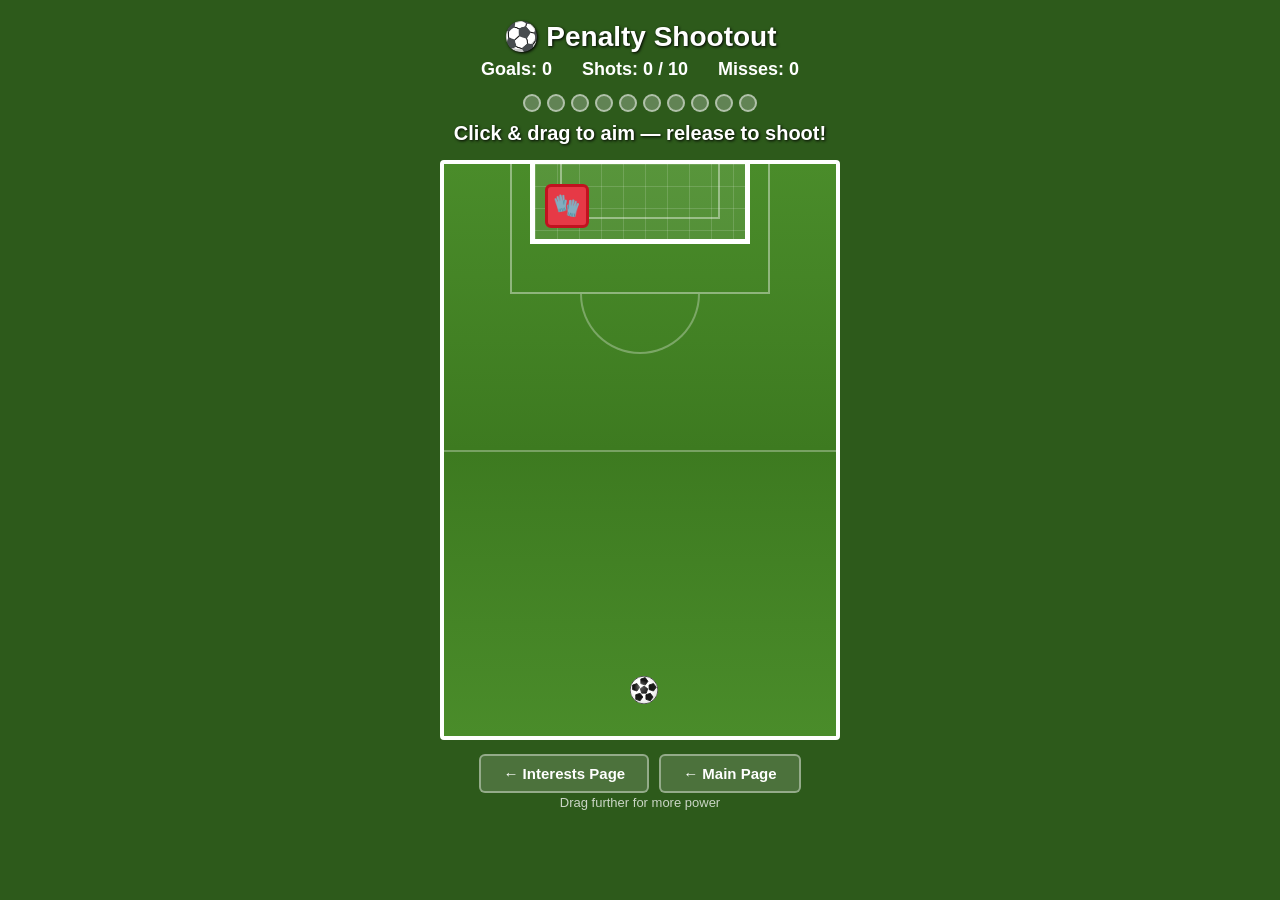
<file: gamecode.html>
<!DOCTYPE html>
<html lang="en">
<head>
    <meta charset="UTF-8">
    <meta name="viewport" content="width=device-width, initial-scale=1.0">
    <title>Soccer Penalty Shootout</title>
    <style>
        * { box-sizing: border-box; margin: 0; padding: 0; }

        body {
            display: flex;
            flex-direction: column;
            align-items: center;
            background-color: #2d5a1b;
            font-family: sans-serif;
            min-height: 100vh;
            padding: 20px;
            color: white;
        }

        h1 { font-size: 28px; margin-bottom: 6px; text-shadow: 1px 1px 3px #000; }

        #scoreboard {
            display: flex;
            gap: 30px;
            margin-bottom: 14px;
            font-size: 18px;
            font-weight: bold;
        }

        #message {
            font-size: 20px;
            font-weight: bold;
            min-height: 28px;
            margin-bottom: 10px;
            text-shadow: 1px 1px 3px #000;
            color: #fff;
        }

        #field {
            width: 400px;
            height: 580px;
            background: linear-gradient(180deg, #4a8c2a 0%, #3d7a20 50%, #4a8c2a 100%);
            border: 4px solid white;
            position: relative;
            overflow: hidden;
            cursor: crosshair;
            border-radius: 4px;
            user-select: none;
        }

        #field.game-over { cursor: default; }

        #center-line {
            position: absolute;
            width: 100%;
            height: 2px;
            background: rgba(255,255,255,0.3);
            top: 50%;
        }

        #penalty-arc {
            position: absolute;
            width: 120px;
            height: 60px;
            border: 2px solid rgba(255,255,255,0.3);
            border-top: none;
            border-radius: 0 0 60px 60px;
            top: 130px;
            left: 50%;
            transform: translateX(-50%);
        }

        #penalty-box {
            position: absolute;
            width: 260px;
            height: 130px;
            border: 2px solid rgba(255,255,255,0.4);
            border-top: none;
            top: 0;
            left: 50%;
            transform: translateX(-50%);
        }

        #six-yard-box {
            position: absolute;
            width: 160px;
            height: 55px;
            border: 2px solid rgba(255,255,255,0.4);
            border-top: none;
            top: 0;
            left: 50%;
            transform: translateX(-50%);
        }

        #goal-posts {
            width: 220px;
            height: 80px;
            border: 5px solid white;
            border-top: none;
            position: absolute;
            top: 0;
            left: 50%;
            transform: translateX(-50%);
            background: rgba(255,255,255,0.08);
            z-index: 2;
        }

        #goal-posts::before {
            content: '';
            position: absolute;
            width: 100%;
            height: 100%;
            background: repeating-linear-gradient(
                90deg, rgba(255,255,255,0.15) 0px, rgba(255,255,255,0.15) 1px, transparent 1px, transparent 22px
            ), repeating-linear-gradient(
                180deg, rgba(255,255,255,0.15) 0px, rgba(255,255,255,0.15) 1px, transparent 1px, transparent 22px
            );
        }

        #goalie {
            width: 44px;
            height: 44px;
            background: #e63946;
            border: 3px solid #c1121f;
            border-radius: 6px;
            position: absolute;
            top: 20px;
            z-index: 5;
            display: flex;
            align-items: center;
            justify-content: center;
            font-size: 22px;
            line-height: 1;
        }

        #ball-canvas {
            position: absolute;
            z-index: 10;
            pointer-events: none;
        }

        #arrow-canvas {
            position: absolute;
            top: 0; left: 0;
            width: 100%; height: 100%;
            pointer-events: none;
            z-index: 9;
        }

        #power-bar-wrap {
            position: absolute;
            bottom: 10px;
            left: 50%;
            transform: translateX(-50%);
            width: 120px;
            height: 10px;
            background: rgba(0,0,0,0.35);
            border-radius: 5px;
            overflow: hidden;
            z-index: 12;
            display: none;
        }
        #power-bar-fill {
            height: 100%;
            width: 0%;
            border-radius: 5px;
            background: #2dc653;
            transition: background 0.1s;
        }

        /* End game overlay */
        #end-overlay {
            display: none;
            position: absolute;
            top: 0; left: 0;
            width: 100%; height: 100%;
            background: rgba(0,0,0,0.72);
            z-index: 20;
            flex-direction: column;
            align-items: center;
            justify-content: center;
            gap: 16px;
        }
        #end-overlay.show { display: flex; }

        #end-title {
            font-size: 42px;
            font-weight: bold;
            text-shadow: 2px 2px 8px #000;
        }

        #end-summary {
            font-size: 18px;
            opacity: 0.9;
            text-shadow: 1px 1px 4px #000;
        }

        #try-again-btn {
            margin-top: 8px;
            padding: 12px 32px;
            background: #2dc653;
            color: white;
            border: none;
            border-radius: 8px;
            font-size: 18px;
            font-weight: bold;
            cursor: pointer;
            box-shadow: 0 4px 14px rgba(0,0,0,0.4);
            transition: background 0.15s, transform 0.1s;
        }
        #try-again-btn:hover { background: #23a844; transform: scale(1.04); }
        #try-again-btn:active { transform: scale(0.97); }

        /* Shot tracker dots */
        #shot-tracker {
            display: flex;
            gap: 6px;
            margin-bottom: 10px;
        }

        .shot-dot {
            width: 18px;
            height: 18px;
            border-radius: 50%;
            background: rgba(255,255,255,0.25);
            border: 2px solid rgba(255,255,255,0.5);
            transition: background 0.2s;
        }
        .shot-dot.goal { background: #2dc653; border-color: #2dc653; }
        .shot-dot.miss { background: #e63946; border-color: #e63946; }

        .controls {
            margin-top: 14px;
            display: flex;
            flex-direction: column;
            align-items: center;
            gap: 10px;
        }

        .btn-row { display: flex; gap: 10px; }

        button, .nav-btn {
            padding: 9px 22px;
            border: none;
            border-radius: 6px;
            font-size: 15px;
            cursor: pointer;
            font-weight: bold;
            text-decoration: none;
            display: inline-block;
            text-align: center;
        }

        button { background: #e63946; color: white; }
        button:hover { background: #c1121f; }

        .nav-btn {
            background: rgba(255,255,255,0.15);
            color: white;
            border: 2px solid rgba(255,255,255,0.4);
            transition: background 0.15s, border-color 0.15s;
        }
        .nav-btn:hover {
            background: rgba(255,255,255,0.28);
            border-color: rgba(255,255,255,0.75);
        }

        #hint { font-size: 13px; opacity: 0.75; margin-top: 2px; }
    </style>
</head>
<body>

    <h1>⚽ Penalty Shootout</h1>

    <div id="scoreboard">
        <span>Goals: <span id="goals">0</span></span>
        <span>Shots: <span id="shots">0</span> / 10</span>
        <span>Misses: <span id="misses">0</span></span>
    </div>

    <div id="shot-tracker">
        <!-- 10 dots injected by JS -->
    </div>

    <div id="message">Click &amp; drag to aim — release to shoot!</div>

    <div id="field">
        <div id="center-line"></div>
        <div id="penalty-arc"></div>
        <div id="penalty-box"></div>
        <div id="six-yard-box"></div>
        <div id="goal-posts"></div>
        <div id="goalie">🧤</div>
        <canvas id="ball-canvas"></canvas>
        <canvas id="arrow-canvas"></canvas>
        <div id="power-bar-wrap"><div id="power-bar-fill"></div></div>

        <!-- End game overlay inside field -->
        <div id="end-overlay">
            <div id="end-title"></div>
            <div id="end-summary"></div>
            <button id="try-again-btn" onclick="resetGame()">Try Again</button>
        </div>
    </div>

    <div class="controls">
        <div class="btn-row">
            <a href="scratchpage.html" class="nav-btn">← Interests Page</a>
            <a href="index.html" class="nav-btn">← Main Page</a>
        </div>
    </div>
    <p id="hint">Drag further for more power</p>

    <script>
        const field      = document.getElementById('field');
        const goalie     = document.getElementById('goalie');
        const goalPosts  = document.getElementById('goal-posts');
        const msgEl      = document.getElementById('message');
        const goalsEl    = document.getElementById('goals');
        const shotsEl    = document.getElementById('shots');
        const missesEl   = document.getElementById('misses');
        const arrowCv    = document.getElementById('arrow-canvas');
        const actx       = arrowCv.getContext('2d');
        const ballCv     = document.getElementById('ball-canvas');
        const bctx       = ballCv.getContext('2d');
        const powerWrap  = document.getElementById('power-bar-wrap');
        const powerFill  = document.getElementById('power-bar-fill');
        const endOverlay = document.getElementById('end-overlay');
        const endTitle   = document.getElementById('end-title');
        const endSummary = document.getElementById('end-summary');
        const tracker    = document.getElementById('shot-tracker');

        arrowCv.width = 400; arrowCv.height = 580;

        const FIELD_W   = 400;
        const FIELD_H   = 580;
        const GOALIE_W  = 44;
        const GOALIE_H  = 44;
        const MAX_DRAG  = 180;
        const BASE_R    = 14;
        const MAX_SHOTS = 10;
        const MAX_MISSES = 3;
        const WIN_GOALS  = 7;

        let goals      = 0;
        let shots      = 0;
        let misses     = 0;
        let isShooting = false;
        let gameOver   = false;
        let goalieX    = (FIELD_W - GOALIE_W) / 2;
        let goalieDir  = 1;
        let goalieSpeed = 2.5;
        let dragActive = false;
        let dragStartX = 0, dragStartY = 0;
        let dragCurrX  = 0, dragCurrY  = 0;
        let animId     = null;
        let ballX      = FIELD_W / 2;
        let ballY      = FIELD_H - 40 - BASE_R;
        let ballAngle  = 0;

        // Build shot tracker dots
        const dots = [];
        for (let i = 0; i < MAX_SHOTS; i++) {
            const d = document.createElement('div');
            d.className = 'shot-dot';
            tracker.appendChild(d);
            dots.push(d);
        }

        // ── Soccer ball drawing ──────────────────────────────────────
        function drawSoccerBall(cx, cy, r, angle) {
            bctx.clearRect(0, 0, ballCv.width, ballCv.height);
            if (r < 4) return;

            bctx.save();
            bctx.translate(cx, cy);
            bctx.rotate(angle);

            bctx.beginPath();
            bctx.arc(0, 0, r, 0, Math.PI * 2);
            bctx.clip();

            bctx.fillStyle = '#ffffff';
            bctx.beginPath();
            bctx.arc(0, 0, r, 0, Math.PI * 2);
            bctx.fill();

            bctx.fillStyle = '#111111';
            bctx.strokeStyle = '#111111';
            bctx.lineWidth = Math.max(0.5, r * 0.06);
            bctx.lineJoin = 'round';

            function pentagon(px, py, pr, rot) {
                bctx.beginPath();
                for (let i = 0; i < 5; i++) {
                    const a = rot + (i * 2 * Math.PI / 5) - Math.PI / 2;
                    const x = px + pr * Math.cos(a);
                    const y = py + pr * Math.sin(a);
                    i === 0 ? bctx.moveTo(x, y) : bctx.lineTo(x, y);
                }
                bctx.closePath();
                bctx.fill();
                bctx.stroke();
            }

            const pr = r * 0.28;
            const od = r * 0.62;
            pentagon(0, 0, pr, 0);
            for (let i = 0; i < 5; i++) {
                const a  = (i * 2 * Math.PI / 5) - Math.PI / 2;
                pentagon(od * Math.cos(a), od * Math.sin(a), pr, a + Math.PI / 5);
            }

            bctx.restore();
            bctx.save();
            bctx.translate(cx, cy);
            bctx.beginPath();
            bctx.arc(0, 0, r, 0, Math.PI * 2);
            bctx.clip();

            const grad = bctx.createRadialGradient(-r*0.3, -r*0.3, r*0.05, 0, 0, r*1.1);
            grad.addColorStop(0,   'rgba(255,255,255,0.35)');
            grad.addColorStop(0.5, 'rgba(255,255,255,0)');
            grad.addColorStop(1,   'rgba(0,0,0,0.18)');
            bctx.fillStyle = grad;
            bctx.beginPath();
            bctx.arc(0, 0, r, 0, Math.PI * 2);
            bctx.fill();

            bctx.strokeStyle = '#333';
            bctx.lineWidth   = Math.max(1, r * 0.07);
            bctx.beginPath();
            bctx.arc(0, 0, r, 0, Math.PI * 2);
            bctx.stroke();

            bctx.restore();
        }

        function placeBall(x, y, r, angle) {
            ballX = x; ballY = y;
            const size = r * 2 + 4;
            ballCv.width  = size;
            ballCv.height = size;
            ballCv.style.left = (x - r - 2) + 'px';
            ballCv.style.top  = (y - r - 2) + 'px';
            drawSoccerBall(r + 2, r + 2, r, angle);
        }

        placeBall(FIELD_W / 2, FIELD_H - 40 - BASE_R, BASE_R, 0);

        // ── Goalie ───────────────────────────────────────────────────
        const GOALIE_MIN_X = 5;
        const GOALIE_MAX_X = FIELD_W - GOALIE_W - 5;

        function moveGoalie() {
            if (Math.random() < 0.02) goalieDir *= -1;
            if (Math.random() < 0.01) goalieSpeed = 1.5 + Math.random() * 3.5;
            goalieX += goalieDir * goalieSpeed;
            if (goalieX <= GOALIE_MIN_X) { goalieX = GOALIE_MIN_X; goalieDir =  1; }
            if (goalieX >= GOALIE_MAX_X) { goalieX = GOALIE_MAX_X; goalieDir = -1; }
            goalie.style.left = goalieX + 'px';
            requestAnimationFrame(moveGoalie);
        }
        moveGoalie();

        // ── Drag helpers ─────────────────────────────────────────────
        function getFieldPos(e) {
            const rect = field.getBoundingClientRect();
            const src  = e.touches ? e.touches[0] : e;
            return { x: src.clientX - rect.left, y: src.clientY - rect.top };
        }
        function dragVector() {
            return { dx: dragStartX - dragCurrX, dy: dragStartY - dragCurrY };
        }
        function dragPower() {
            const { dx, dy } = dragVector();
            return Math.min(Math.sqrt(dx*dx + dy*dy) / MAX_DRAG, 1.0);
        }

        // ── Arrow ────────────────────────────────────────────────────
        function drawArrow() {
            actx.clearRect(0, 0, arrowCv.width, arrowCv.height);
            if (!dragActive) return;

            const { dx, dy } = dragVector();
            const power = dragPower();
            const len   = Math.sqrt(dx*dx + dy*dy) || 1;
            const nx = dx/len, ny = dy/len;
            const ex = ballX + nx * power * 110;
            const ey = ballY + ny * power * 110;

            const r     = Math.round(power * 220);
            const g     = Math.round((1 - power) * 200 + 50);
            const color = `rgb(${r},${g},30)`;

            actx.strokeStyle = color;
            actx.lineWidth   = 3;
            actx.lineCap     = 'round';
            actx.setLineDash([6, 4]);
            actx.beginPath();
            actx.moveTo(ballX, ballY);
            actx.lineTo(ex, ey);
            actx.stroke();

            actx.setLineDash([]);
            const angle = Math.atan2(ey - ballY, ex - ballX);
            actx.beginPath();
            actx.moveTo(ex, ey);
            actx.lineTo(ex - 12*Math.cos(angle-0.4), ey - 12*Math.sin(angle-0.4));
            actx.lineTo(ex - 12*Math.cos(angle+0.4), ey - 12*Math.sin(angle+0.4));
            actx.closePath();
            actx.fillStyle = color;
            actx.fill();

            powerWrap.style.display = 'block';
            powerFill.style.width   = (power * 100) + '%';
            powerFill.style.background =
                power < 0.4 ? '#2dc653' : power < 0.75 ? '#ffd700' : '#e63946';
        }

        // ── Pointer events ───────────────────────────────────────────
        field.addEventListener('mousedown',  onDragStart);
        field.addEventListener('mousemove',  onDragMove);
        field.addEventListener('mouseup',    onDragEnd);
        field.addEventListener('mouseleave', onDragCancel);
        field.addEventListener('touchstart', onDragStart, { passive: false });
        field.addEventListener('touchmove',  onDragMove,  { passive: false });
        field.addEventListener('touchend',   onDragEnd);

        function onDragStart(e) {
            if (isShooting || gameOver) return;
            e.preventDefault();
            const pos  = getFieldPos(e);
            dragStartX = dragCurrX = pos.x;
            dragStartY = dragCurrY = pos.y;
            dragActive = true;
            drawArrow();
        }
        function onDragMove(e) {
            if (!dragActive || isShooting || gameOver) return;
            e.preventDefault();
            const pos = getFieldPos(e);
            dragCurrX = pos.x; dragCurrY = pos.y;
            drawArrow();
        }
        function onDragEnd(e) {
            if (!dragActive || isShooting || gameOver) return;
            dragActive = false;
            actx.clearRect(0, 0, arrowCv.width, arrowCv.height);
            powerWrap.style.display = 'none';
            const power = dragPower();
            if (power < 0.05) return;
            shoot(power);
        }
        function onDragCancel() {
            if (isShooting || gameOver) return;
            dragActive = false;
            actx.clearRect(0, 0, arrowCv.width, arrowCv.height);
            powerWrap.style.display = 'none';
        }

        // ── Shoot ────────────────────────────────────────────────────
        function shoot(power) {
            isShooting = true;
            shots++;
            shotsEl.textContent = shots;
            msgEl.textContent   = '';

            const { dx, dy } = dragVector();
            const len = Math.sqrt(dx*dx + dy*dy) || 1;
            const nx  = dx/len, ny = dy/len;

            const travelDist = power * 520;
            let targetX = ballX + nx * travelDist;
            let targetY = ballY + ny * travelDist;
            targetX = Math.max(5, Math.min(FIELD_W - 5, targetX));
            targetY = Math.max(5, Math.min(FIELD_H - 5, targetY));

            const savedGoalieLeft = goalieX;
            const startX = ballX, startY = ballY;
            const durationMs = 300 + (1 - power) * 350;
            const startTime  = performance.now();
            const spinSpeed  = power * 0.18;

            function animStep(now) {
                const t    = Math.min((now - startTime) / durationMs, 1.0);
                const ease = t * t;
                const cx   = startX + (targetX - startX) * ease;
                const cy   = startY + (targetY - startY) * ease;
                const distFactor  = cy / FIELD_H;
                const r = Math.max(5, Math.round(BASE_R * (0.4 + 0.6 * distFactor)));
                ballAngle += spinSpeed;
                placeBall(cx, cy, r, ballAngle);
                if (t < 1.0) {
                    animId = requestAnimationFrame(animStep);
                } else {
                    ballX = targetX; ballY = targetY;
                    checkResult(targetX, targetY, savedGoalieLeft);
                }
            }
            animId = requestAnimationFrame(animStep);
        }

        // ── Result ───────────────────────────────────────────────────
        function checkResult(targetX, targetY, savedGoalieLeft) {
            const goalRect  = goalPosts.getBoundingClientRect();
            const fieldRect = field.getBoundingClientRect();

            const goalLeft   = goalRect.left   - fieldRect.left;
            const goalRight  = goalRect.right  - fieldRect.left;
            const goalTop    = goalRect.top    - fieldRect.top;
            const goalBottom = goalRect.bottom - fieldRect.top;

            const gLeft   = savedGoalieLeft;
            const gRight  = savedGoalieLeft + GOALIE_W;
            const gTop    = 20;
            const gBottom = gTop + GOALIE_H;

            const inGoal =
                targetX >= goalLeft  && targetX <= goalRight &&
                targetY >= goalTop   && targetY <= goalBottom;

            const hitGoalie =
                targetX >= gLeft  && targetX <= gRight &&
                targetY >= gTop   && targetY <= gBottom;

            let scored = false;
            if (inGoal && !hitGoalie) {
                scored = true;
                goals++;
                goalsEl.textContent = goals;
                showMessage('⚽ GOAL!', '#2dc653');
            } else if (hitGoalie && inGoal) {
                showMessage('🧤 SAVED!', '#e63946');
            } else {
                showMessage('❌ Miss!', '#ffd700');
            }

            if (!scored) {
                misses++;
                missesEl.textContent = misses;
            }

            // Update tracker dot
            const dotIndex = shots - 1;
            if (dotIndex < MAX_SHOTS) {
                dots[dotIndex].classList.add(scored ? 'goal' : 'miss');
            }

            // Check early loss: can't recover even with remaining shots
            const shotsLeft = MAX_SHOTS - shots;
            const canStillWin = (goals + shotsLeft) >= WIN_GOALS;

            setTimeout(() => {
                if (misses > MAX_MISSES) {
                    endGame(false);
                } else if (shots >= MAX_SHOTS) {
                    endGame(goals >= WIN_GOALS);
                } else if (!canStillWin) {
                    endGame(false);
                } else {
                    resetBall();
                }
            }, 950);
        }

        function showMessage(text, color) {
            msgEl.textContent = text;
            msgEl.style.color = color;
        }

        function endGame(won) {
            gameOver = true;
            field.classList.add('game-over');
            endTitle.textContent   = won ? '🏆 You Win!' : '💀 You Lose!';
            endTitle.style.color   = won ? '#2dc653'     : '#e63946';
            endSummary.textContent = `${goals} goals scored out of ${shots} shots`;
            endOverlay.classList.add('show');
        }

        function resetBall() {
            if (animId) { cancelAnimationFrame(animId); animId = null; }
            ballAngle = 0;
            placeBall(FIELD_W / 2, FIELD_H - 40 - BASE_R, BASE_R, 0);
            isShooting = false;
            msgEl.textContent = 'Click & drag to aim — release to shoot!';
            msgEl.style.color = 'white';
        }

        function resetGame() {
            goals = 0; shots = 0; misses = 0; gameOver = false;
            goalsEl.textContent  = '0';
            shotsEl.textContent  = '0';
            missesEl.textContent = '0';
            dots.forEach(d => d.className = 'shot-dot');
            endOverlay.classList.remove('show');
            field.classList.remove('game-over');
            resetBall();
        }
    </script>
</body>
</html>
</file>
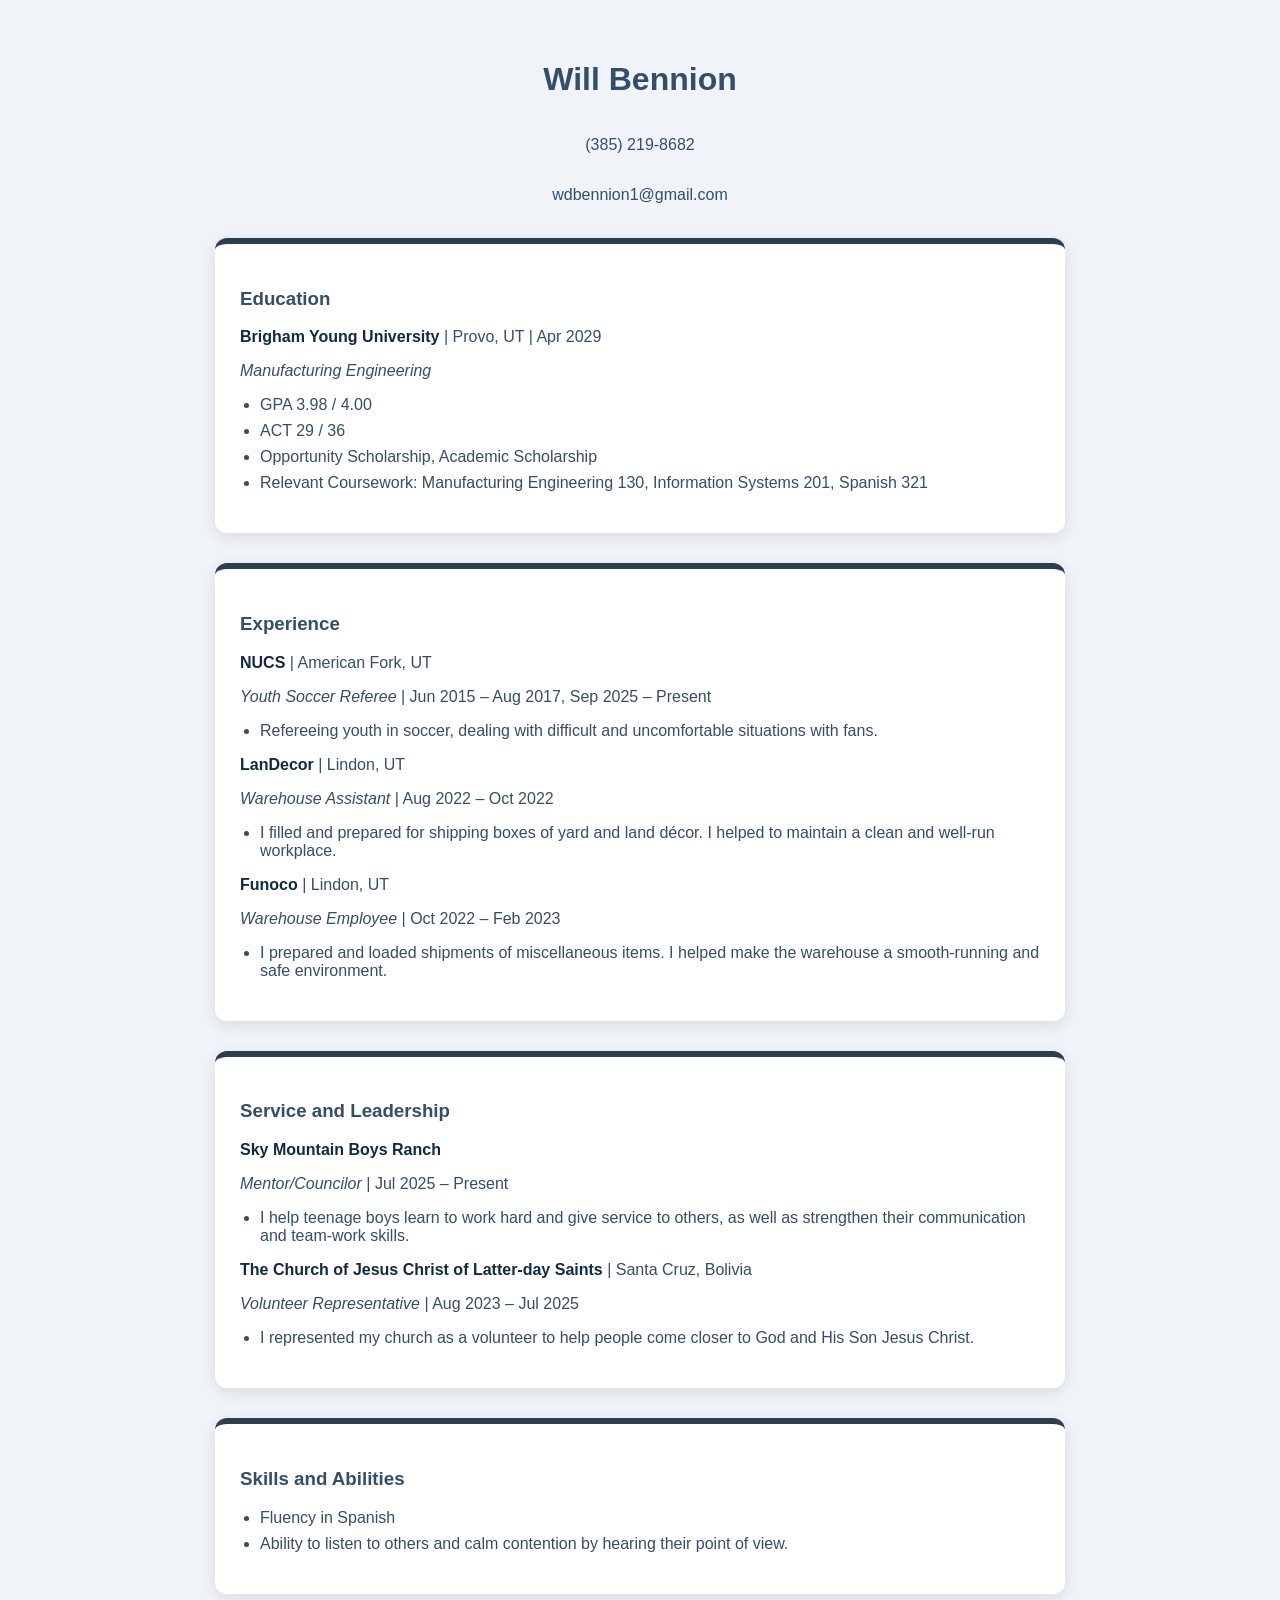
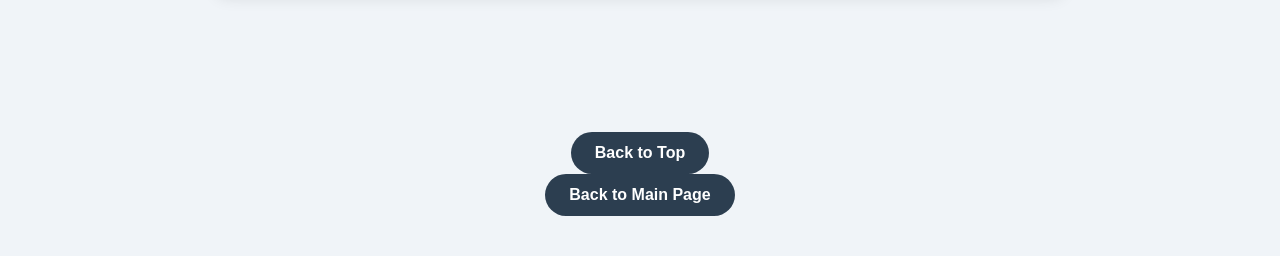
<file: resume.html>
<!DOCTYPE html>
<html lang="en">
<head>
    <meta charset="UTF-8">
    <meta name="viewport" content="width=device-width, initial-scale=1.0">
    <title>My Resume page</title>
    <link rel="stylesheet" href="resumestyle.css">
</head>
<body>
    <h1>Will Bennion</h1>
    <p>(385) 219-8682</p><p>wdbennion1@gmail.com</p>
    <br>
<section>
    <h3>Education</h3>
    <p><strong>Brigham Young University</strong> | Provo, UT | Apr 2029</p>
<p><em>Manufacturing Engineering</em></p>
<ul>
    <li>GPA 3.98 / 4.00</li>
    <li>ACT 29 / 36</li>
    <li>Opportunity Scholarship, Academic Scholarship</li>
    <li>Relevant Coursework: Manufacturing Engineering 130, Information Systems 201, Spanish 321</li>
</ul>
</section>
<section>
    <h3>Experience</h3>
        <p><strong>NUCS</strong> | American Fork, UT</p>
<p><em>Youth Soccer Referee</em> | Jun 2015 – Aug 2017, Sep 2025 – Present</p>
<ul>
    <li>Refereeing youth in soccer, dealing with difficult and uncomfortable situations with fans.</li>
</ul>

<p><strong>LanDecor</strong> | Lindon, UT</p>
<p><em>Warehouse Assistant</em> | Aug 2022 – Oct 2022</p>
<ul>
    <li>I filled and prepared for shipping boxes of yard and land décor. I helped to maintain a clean and well-run workplace.</li>
</ul>

<p><strong>Funoco</strong> | Lindon, UT</p>
<p><em>Warehouse Employee</em> | Oct 2022 – Feb 2023</p>
<ul>
    <li>I prepared and loaded shipments of miscellaneous items. I helped make the warehouse a smooth-running and safe environment.</li>
</ul>
</section>
<section>
    <h3>Service and Leadership</h3>
        <p><strong>Sky Mountain Boys Ranch</strong></p>
<p><em>Mentor/Councilor</em> | Jul 2025 – Present</p>
<ul>
    <li>I help teenage boys learn to work hard and give service to others, as well as strengthen their communication and team-work skills.</li>
</ul>

<p><strong>The Church of Jesus Christ of Latter-day Saints</strong> | Santa Cruz, Bolivia</p>
<p><em>Volunteer Representative</em> | Aug 2023 – Jul 2025</p>
<ul>
    <li>I represented my church as a volunteer to help people come closer to God and His Son Jesus Christ.</li>
</ul>
</section>
<section>
    <h3>Skills and Abilities</h3>
        <ul>
    <li>Fluency in Spanish</li>
    <li>Ability to listen to others and calm contention by hearing their point of view.</li>
</ul>
</section>
<br><br><br><br><br><br>
<a href="#top">Back to Top</a>
<a href="index.html">Back to Main Page</a>
</body>
</html>
</file>
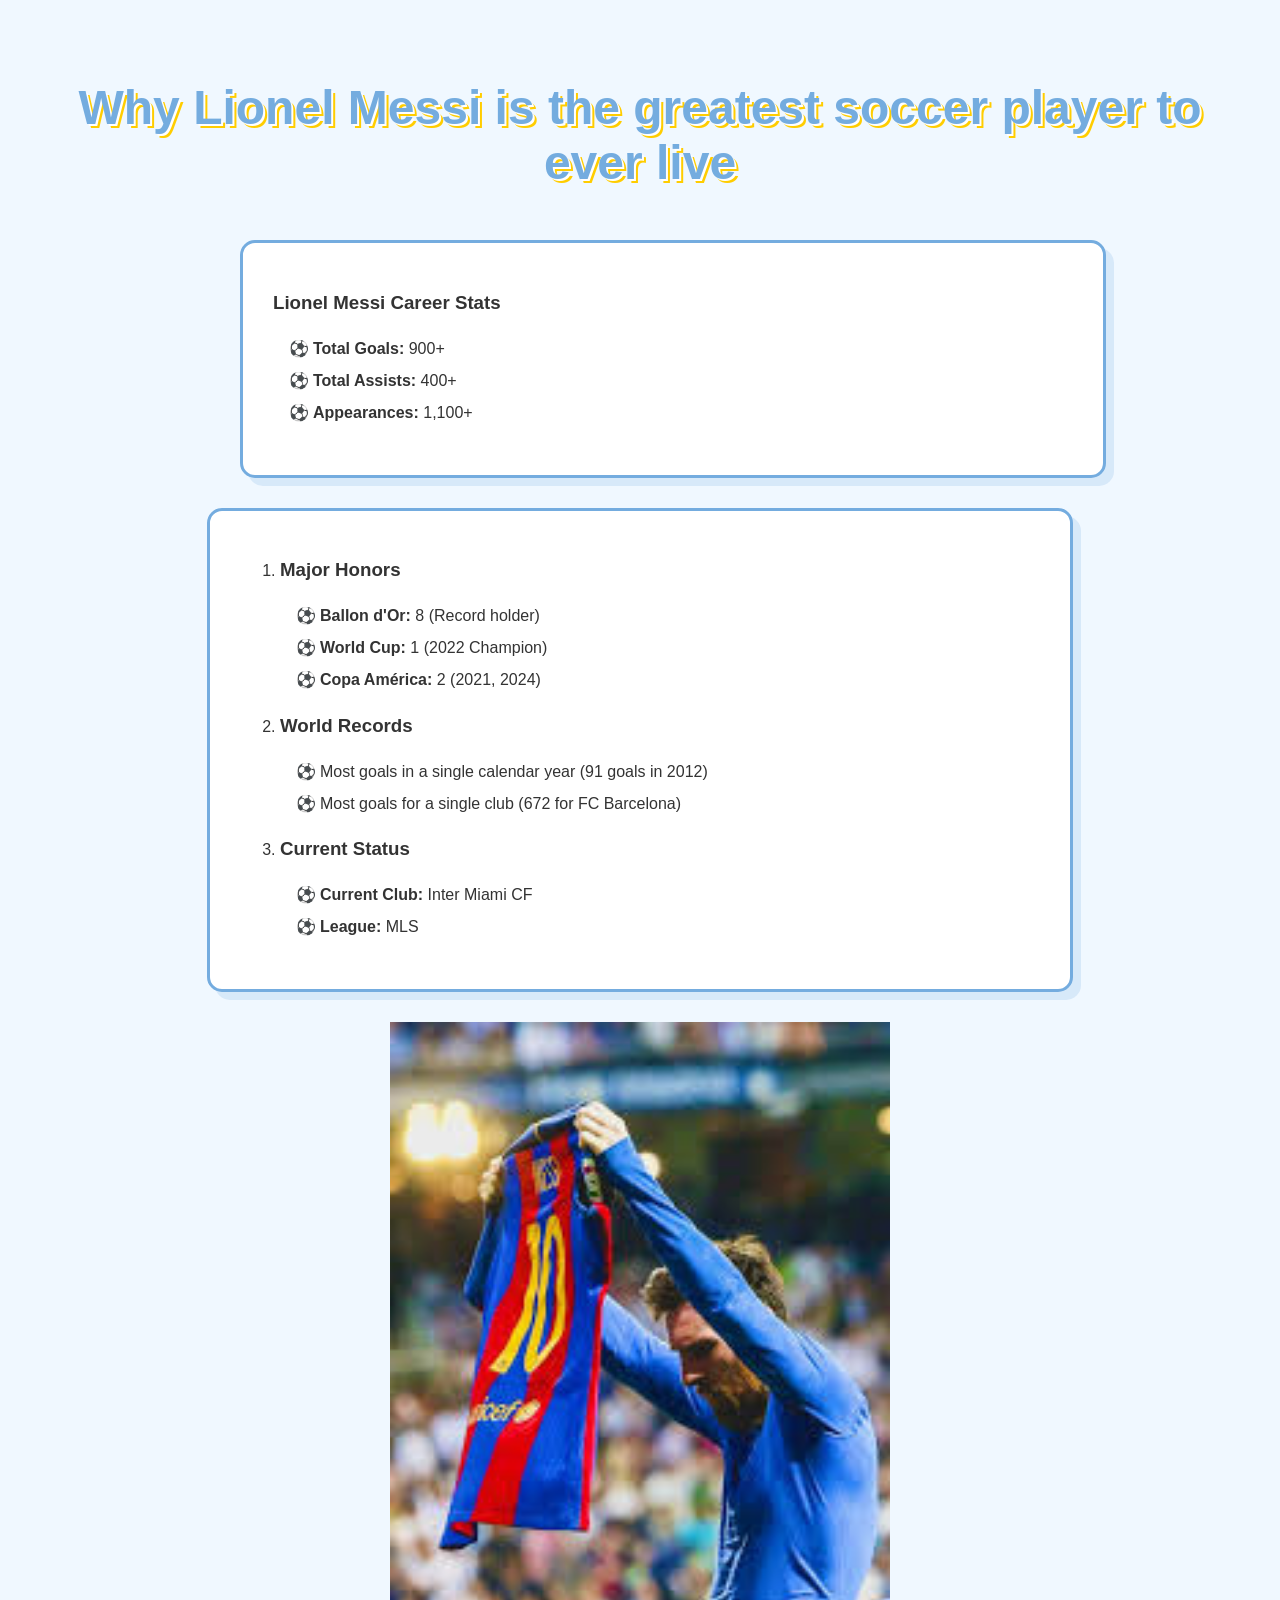
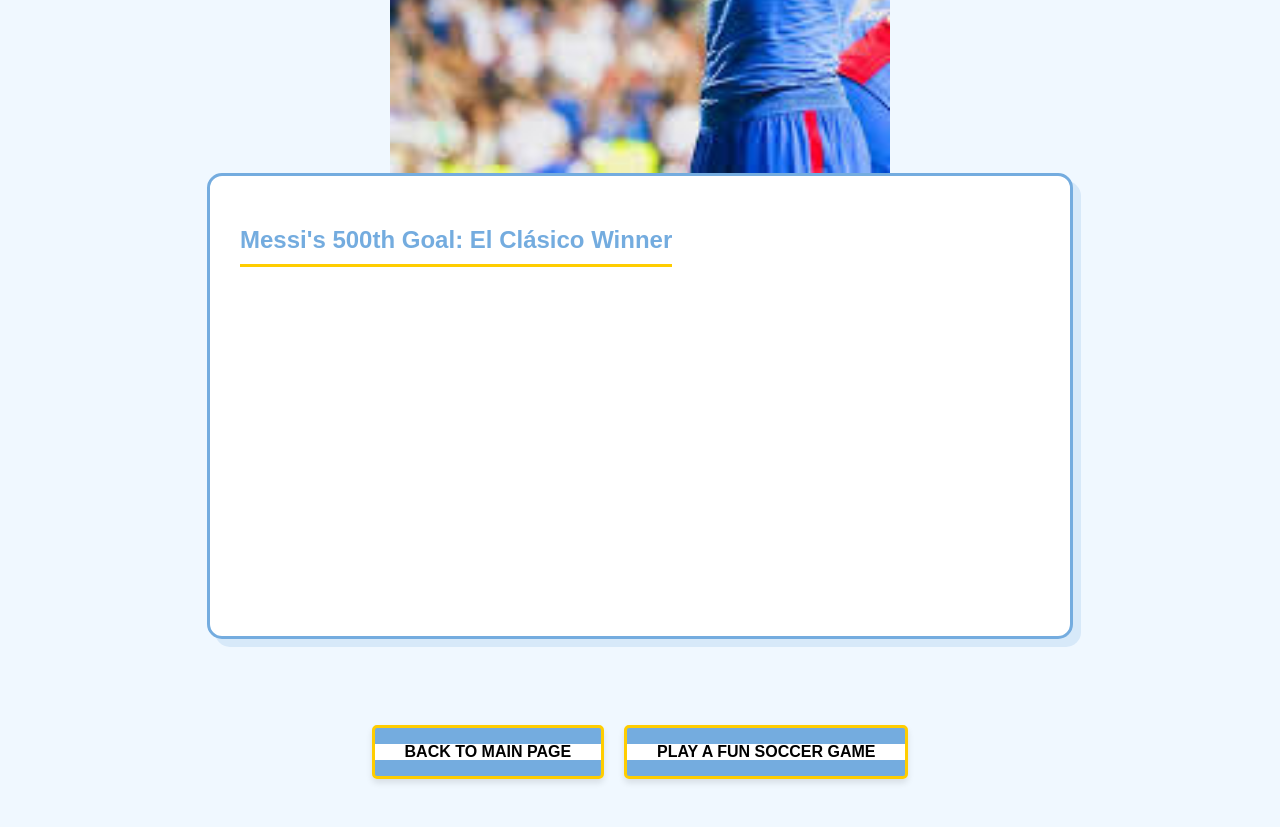
<file: scratchpage.html>
<!DOCTYPE html>
<html lang="en">
<head>
    <meta charset="UTF-8">
    <meta name="viewport" content="width=device-width, initial-scale=1.0">
    <title>Scratchpage Interest</title>
    <link rel="stylesheet" href="scratchstyle.css">
</head>
<body>
    <h1>Why Lionel Messi is the greatest soccer player to ever live</h1>
    <br>

    <div class="stats-container">
        <section>
            <h3>Lionel Messi Career Stats</h3>
            <ul>
                <li><strong>Total Goals:</strong> 900+</li>
                <li><strong>Total Assists:</strong> 400+</li>
                <li><strong>Appearances:</strong> 1,100+</li>
            </ul>
        </section>
    </div>

    <div class="honors-container">
        <ol>
            <li>
                <h3>Major Honors</h3>
                <ul>
                    <li><strong>Ballon d'Or:</strong> 8 (Record holder)</li>
                    <li><strong>World Cup:</strong> 1 (2022 Champion)</li>
                    <li><strong>Copa América:</strong> 2 (2021, 2024)</li>
                </ul>
            </li>
            <li>
                <h3>World Records</h3>
                <ul>
                    <li>Most goals in a single calendar year (91 goals in 2012)</li>
                    <li>Most goals for a single club (672 for FC Barcelona)</li>
                </ul>
            </li>
            <li>
                <h3>Current Status</h3>
                <ul>
                    <li><strong>Current Club:</strong> Inter Miami CF</li>
                    <li><strong>League:</strong> MLS</li>
                </ul>
            </li>
        </ol>
    </div>

    <img src="barcelona-celebration.jpeg" width="500">
    <section id="messi-highlights">
        <h2>Messi's 500th Goal: El Clásico Winner</h2>
        <iframe 
            width="560" 
            height="315" 
            src="https://www.youtube.com/embed/3j_daNHio4o" 
            title="FULL MATCH: Real Madrid 2 - 3 Barça (2017) Messi grabs dramatic late win in #ElClásico!!" 
            frameborder="0" 
            allow="accelerometer; autoplay; clipboard-write; encrypted-media; gyroscope; picture-in-picture; web-share" 
            referrerpolicy="strict-origin-when-cross-origin" 
            allowfullscreen>
        </iframe>
    </section>
    <br><br>

    <div class="button-container">
        <a href="index.html">Back to Main Page</a>
        <a href="gamecode.html">Play a fun soccer game</a>
    </div>
</body>
</html>
</file>
<file: resumestyle.css>
/* General Page Setup */
body {
    background-color: #f4f7f9; /* Light steel background */
    color: #334e68; /* Dark slate text */
    font-family: 'Segoe UI', Roboto, Helvetica, Arial, sans-serif;
    margin: 0;
    padding: 40px 20px;
    display: flex;
    flex-direction: column;
    align-items: center;
}

/* Header Section */
header {
    text-align: center;
    margin-bottom: 40px;
}

header h1 {
    font-size: 2.8rem;
    color: #102a43; /* Deep navy */
    margin-bottom: 5px;
}

header p {
    font-size: 1.1rem;
    color: #627d98;
}

/* Individual Content Boxes */
section {
    background: #ffffff;
    width: 100%;
    max-width: 850px;
    margin-bottom: 25px;
    padding: 30px;
    border-radius: 10px;
    box-shadow: 0 4px 12px rgba(0, 0, 0, 0.08);
    border-top: 5px solid #334e68; /* Navy accent bar at top */
}

h2 {
    color: #243b53;
    font-size: 1.4rem;
    text-transform: uppercase;
    letter-spacing: 1px;
    border-bottom: 2px solid #f0f4f8;
    padding-bottom: 10px;
    margin-top: 0;
}

/* Styling lists and details */
ul {
    padding-left: 20px;
}

li {
    margin-bottom: 8px;
}

strong {
    color: #102a43;
}

/* Bottom Navigation Buttons */
footer {
    margin-top: 40px;
    display: flex;
    gap: 15px;
}

footer a {
    text-decoration: none;
    font-weight: 600;
    padding: 12px 25px;
    border-radius: 50px; /* Rounded pill shape */
    transition: all 0.3s ease;
    
    /* Button Colors */
    background-color: #334e68;
    color: white;
    box-shadow: 0 4px 6px rgba(0,0,0,0.1);
}

footer a:hover {
    background-color: #102a43;
    transform: translateY(-3px); /* Lift effect on hover */
    box-shadow: 0 6px 12px rgba(0,0,0,0.15);
}
/* The background of the whole page */
body {
    background-color: #f0f4f8; /* Light blue-gray */
    font-family: 'Segoe UI', sans-serif;
    display: flex;
    flex-direction: column;
    align-items: center;
    padding: 40px 20px;
}

/* Style for each category box */
section {
    background: white;
    width: 100%;
    max-width: 800px;
    margin-bottom: 30px;
    padding: 25px;
    border-radius: 12px;
    /* This creates the "box" effect */
    box-shadow: 0 4px 15px rgba(0, 0, 0, 0.1);
    /* A nice blue accent line at the top of each box */
    border-top: 6px solid #2c3e50; 
}

h2 {
    color: #2980b9; /* Professional blue */
    margin-top: 0;
    border-bottom: 2px solid #ecf0f1;
    padding-bottom: 10px;
}

/* Navigation Link Buttons at the bottom */
footer, .nav-links {
    display: flex;
    gap: 20px;
    margin-top: 20px;
}

a {
    text-decoration: none;
    font-weight: bold;
    padding: 12px 24px;
    border-radius: 30px;
    transition: 0.3s;
    /* Button Colors */
    background-color: #2c3e50;
    color: white;
}

a:hover {
    background-color: #34495e;
    transform: translateY(-2px);
}
</file>
<file: scratchstyle.css>
body {
    background-color: #f0f8ff;
    font-family: 'Arial Black', sans-serif;
    display: flex;
    flex-direction: column;
    align-items: center;
    padding: 40px;
    color: #333;
}
h1 {
    color: #74ACDF;
    text-shadow: 2px 2px 0px #fff, 4px 4px 0px #ffcd00;
    text-align: center;
    font-size: 3rem;
}
section {
    background: white;
    width: 100%;
    max-width: 800px;
    margin-bottom: 30px;
    padding: 30px;
    border-radius: 15px;
    border: 3px solid #74ACDF;
    box-shadow: 8px 8px 0px rgba(116, 172, 223, 0.2);
}
h2 {
    color: #74ACDF;
    border-bottom: 3px solid #ffcd00;
    padding-bottom: 10px;
    display: inline-block;
}
ul {
    list-style-type: "⚽ ";
    line-height: 2;
}
iframe {
    width: 100%;
    border-radius: 10px;
    border: none;
}
.stats-container {
    width: 100%;
    max-width: 800px;
}
.honors-container {
    width: 100%;
    max-width: 800px;
    background: white;
    margin-bottom: 30px;
    padding: 30px;
    border-radius: 15px;
    border: 3px solid #74ACDF;
    box-shadow: 8px 8px 0px rgba(116, 172, 223, 0.2);
}
.button-container {
    display: flex;
    gap: 20px;
    margin-top: 20px;
}
.button-container a {
    text-decoration: none;
    font-weight: bold;
    text-transform: uppercase;
    padding: 15px 30px;
    border-radius: 5px;
    color: #000;
    transition: all 0.3s ease;
    background: linear-gradient(
        to bottom,
        #74ACDF 0%,
        #74ACDF 33%,
        #ffffff 33%,
        #ffffff 66%,
        #74ACDF 66%,
        #74ACDF 100%
    );
    border: 3px solid #ffcd00;
    box-shadow: 0 4px 6px rgba(0,0,0,0.1);
}
.button-container a:hover {
    color: #fff;
    background: #ffcd00;
    border-color: #74ACDF;
    transform: translateY(-3px);
    box-shadow: 0 6px 12px rgba(0,0,0,0.15);
}
</file>
